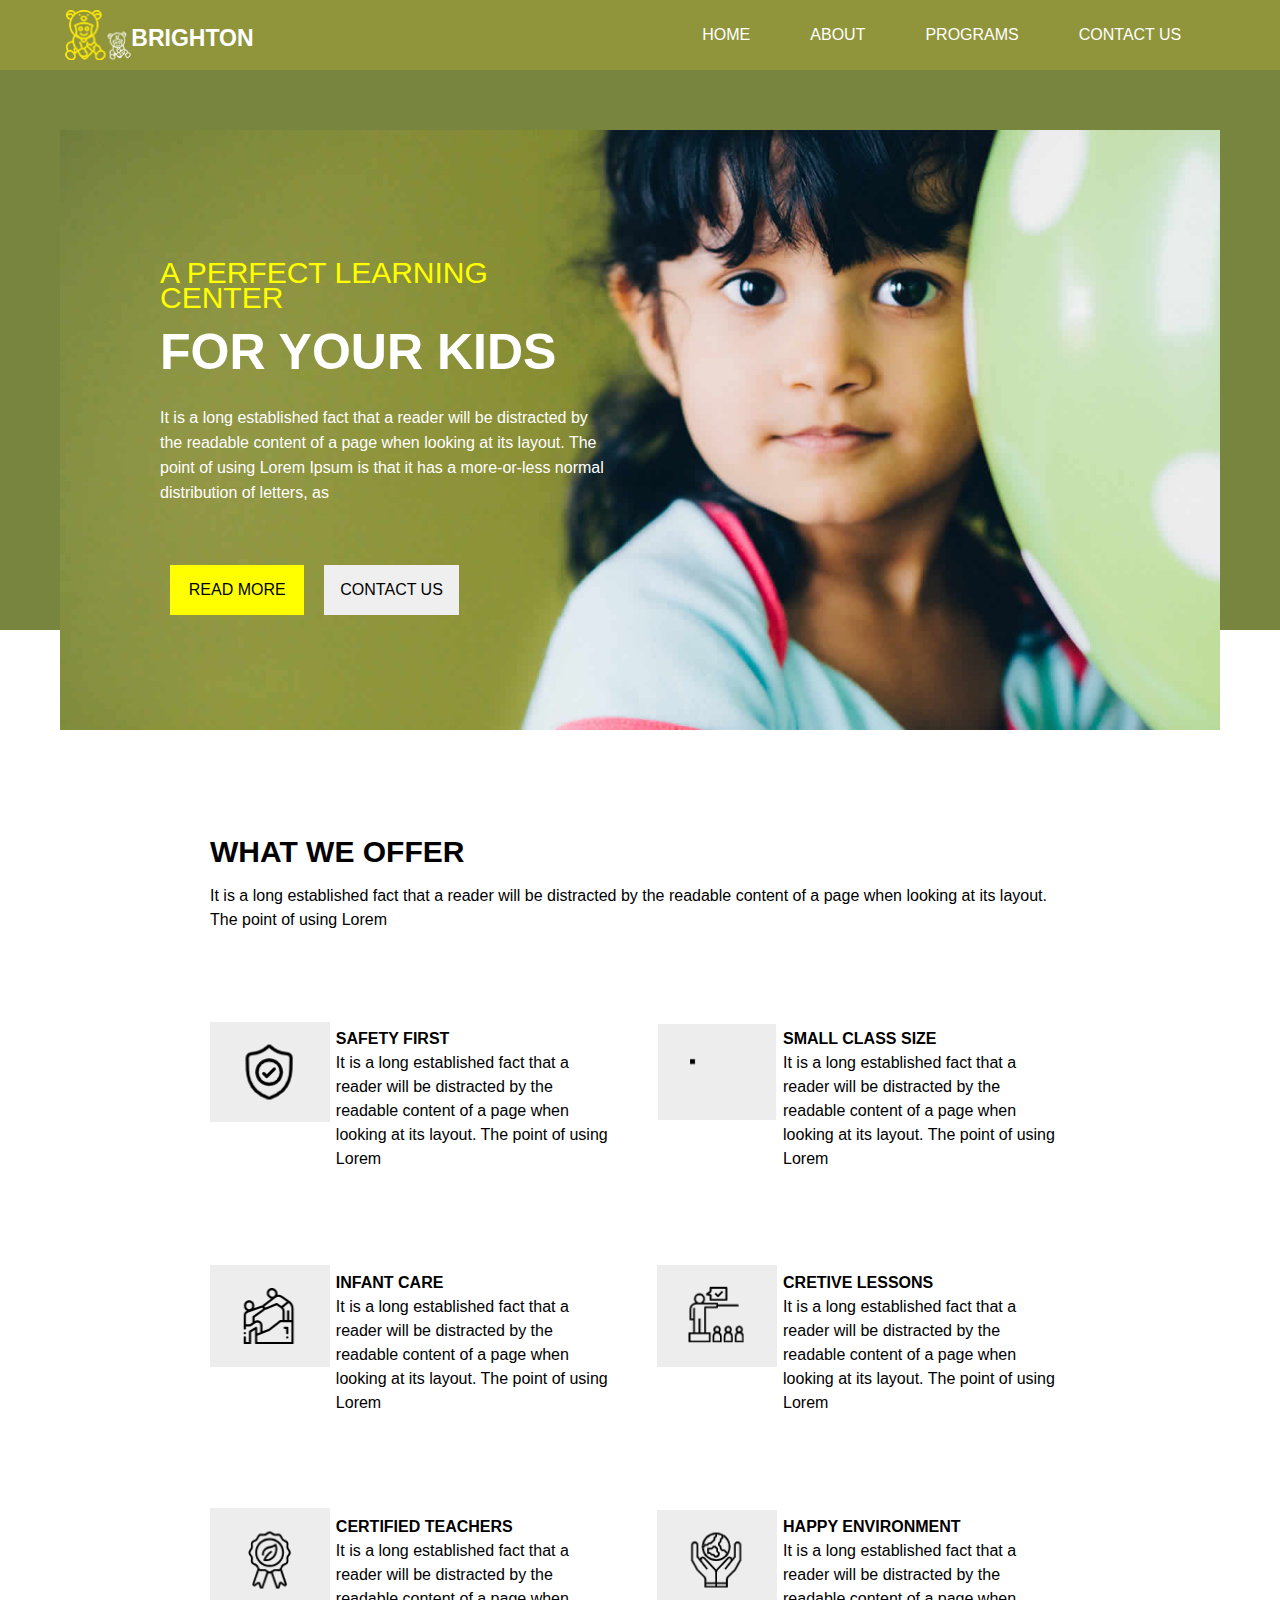
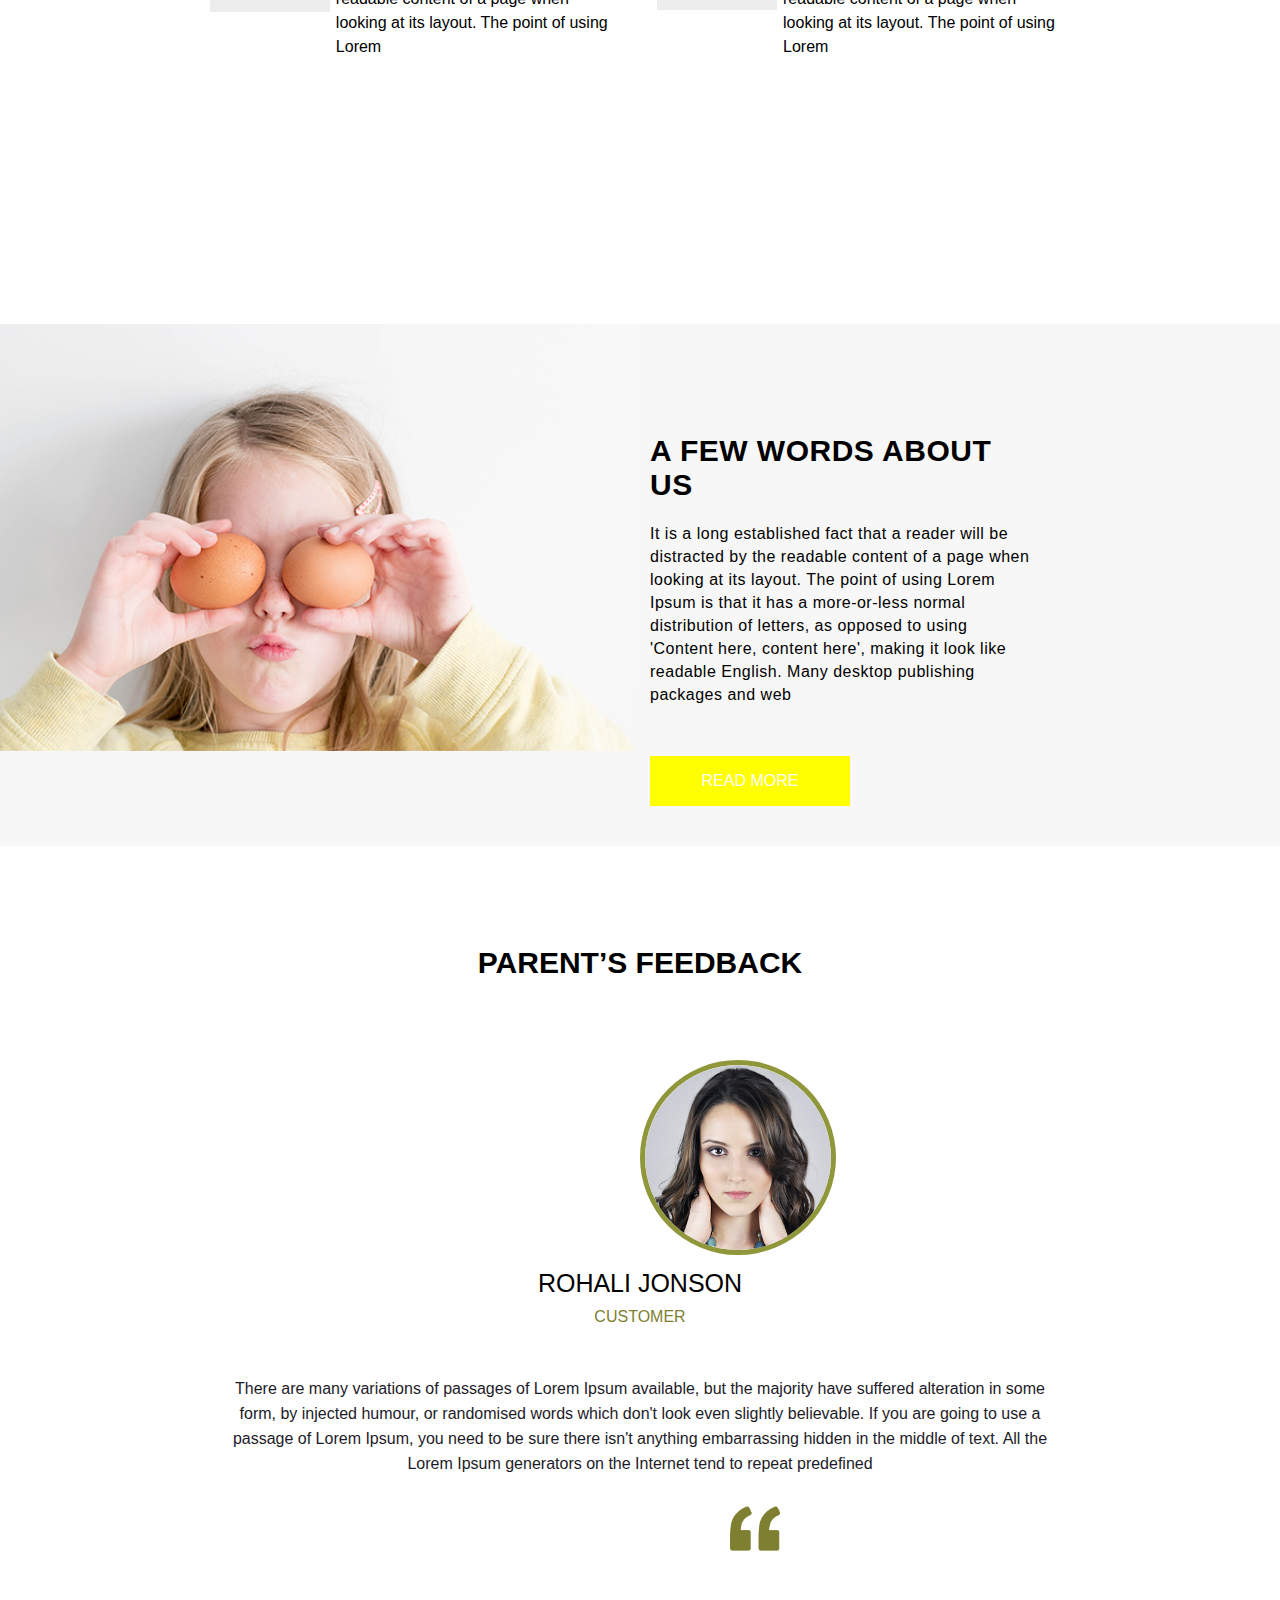
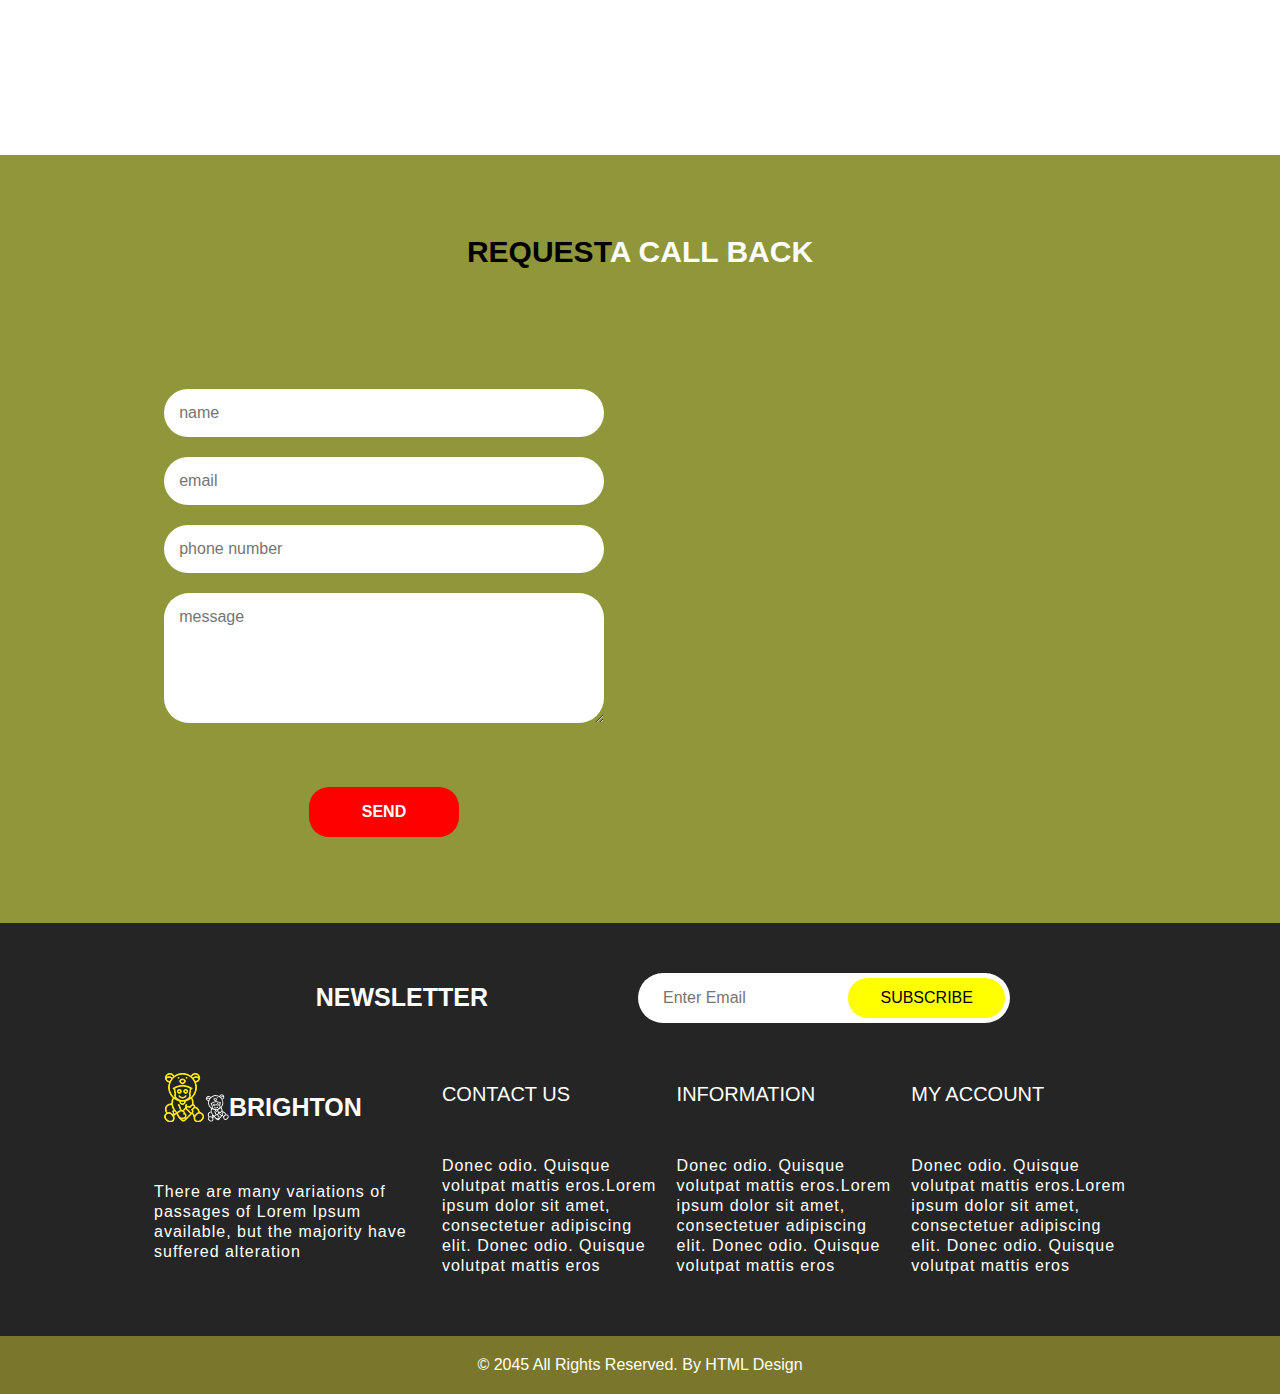
<file: projects/brighton/index.html>
<!DOCTYPE html>
<html lang="en">

<head>
  <meta charset="UTF-8">
  <meta name="viewport" content="width=device-width, initial-scale=1.0">
  <title>BRIGHTON</title>
  <link rel="stylesheet" href="./css/style.css">
</head>

<body>
  <header class="head">
    <div class="head-container">
      <div class="head-img">
        <img src="./images/illustration/logo.png" alt="">
        <h1>BRIGHTON</h1>
        <img src="./images/illustration/icons8-menu-50.png" alt="menu">
      </div>
      <div class="head-nav">
        <li><a href="">HOME</a></li>
        <li><a href="">ABOUT</a></li>
        <li><a href="">PROGRAMS</a></li>
        <li><a href="">CONTACT US</a></li>
      </div>
    </div>
  </header>
  <body>
    <section class="first">
      <div class="first-container">
        <div class="first-div">
          <h2>A PERFECT LEARNING CENTER</h2>
          <h1>FOR YOUR KIDS</h1>
          <p>It is a long established fact that a reader will be distracted by the readable content of a page when
            looking at its layout. The point of using Lorem Ipsum is that it has a more-or-less normal distribution of
            letters, as</p>
          <div class="btn-container">
            <button class="read-more"><a href="">READ MORE</a></button>
            <button class="contact"><a href="">CONTACT US</a></button>
          </div>
        </div>
      </div>
    </section>
    <section class="second">
      <div class="second-div">
        <h3>WHAT WE OFFER</h3>
        <p>It is a long established fact that a reader will be distracted by the readable content of a page when looking
          at its layout. The point of using Lorem</p>
      </div>
      <div class="second-container">
        <div>
          <div class="img-div">
            <img src="./images/illustration/safety.png" alt="">
          </div>
          <div class="content-div">
            <h4>SAFETY FIRST</h4>
            <p>It is a long established fact that a reader will be distracted by the readable content of a page when
              looking at its layout. The point of using Lorem</p>
          </div>
        </div>
        <div>
          <div class="img-div">
            <img src="./images/illustration/small.png" alt="">
          </div>
          <div class="content-div">
            <h4>SMALL CLASS SIZE</h4>
            <p>It is a long established fact that a reader will be distracted by the readable content of a page when
              looking at its layout. The point of using Lorem</p>
          </div>
        </div>
        <div>
          <div class="img-div">
            <img src="./images/illustration/infant.png" alt="">
          </div>
          <div class="content-div">
            <h4>INFANT CARE</h4>
            <p>It is a long established fact that a reader will be distracted by the readable content of a page when
              looking at its layout. The point of using Lorem</p>
          </div>
        </div>
        <div>
          <div class="img-div">
            <img src="./images/illustration/creative.png" alt="">
          </div>
          <div class="content-div">
            <h4>CRETIVE LESSONS</h4>
            <p>It is a long established fact that a reader will be distracted by the readable content of a page when looking at its layout. The point of using Lorem</p>
          </div>
        </div>
        <div>
          <div class="img-div">
            <img src="./images/illustration/certified.png" alt="">
          </div>
          <div class="content-div">
            <h4>CERTIFIED TEACHERS</h4>
            <p>It is a long established fact that a reader will be distracted by the readable content of a page when looking at its layout. The point of using Lorem</p>
          </div>
        </div>
        <div>
          <div class="img-div">
            <img src="./images/illustration/environment.png" alt="">
          </div>
          <div class="content-div">
            <h4>HAPPY ENVIRONMENT</h4>
            <p>It is a long established fact that a reader will be distracted by the readable content of a page when looking at its layout. The point of using Lorem</p>
          </div>
        </div>
      </div>
    </section>
    <section class="third">
      <div class="t-img">
        <img src="./images/illustration/about-img.jpg" alt="">
      </div>
      <div class="t-content">
        <h3>A FEW WORDS ABOUT US</h3>
        <p>It is a long established fact that a reader will be distracted by the readable content of a page when looking
          at its layout. The point of using Lorem Ipsum is that it has a more-or-less normal distribution of letters, as
          opposed to using 'Content here, content here', making it look like readable English. Many desktop publishing
          packages and web</p>
        <button><a href="">READ MORE</a></button>
      </div>
    </section>
    <section class="fourth">
      <div class="f-div">
        <div class="f-img"></div>
        <h2>PARENT’S FEEDBACK</h2>
        <img src="./images/illustration/client.png" alt="">
      </div>
      <div class="f-content">
        <h3>ROHALI JONSON</h3>
        <h4>CUSTOMER </h4>
        <p>There are many variations of passages of Lorem Ipsum available, but the majority have suffered alteration in
          some form, by injected humour, or randomised words which don't look even slightly believable. If you are going
          to use a passage of Lorem Ipsum, you need to be sure there isn't anything embarrassing hidden in the middle of
          text. All the Lorem Ipsum generators on the Internet tend to repeat predefined</p>
        <img src="./images/illustration/quote.png" alt="">
      </div>
    </section>
    <section class="fifth">
      <div>
        <h2> <span>REQUEST</span>A CALL BACK</h2>
      </div>
      <div class="fifth-container">
        <div>
          <input type="text" placeholder="name">
          <input type="email" placeholder="email">
          <input type="text" placeholder="phone number">
          <textarea type="text" placeholder="message"></textarea>
          <button>SEND</button>
        </div>
        <div>
          <iframe
            src="https://www.google.com/maps/embed?pb=!1m18!1m12!1m3!1d15140.73263505684!2d73.90069755!3d18.429991199999996!2m3!1f0!2f0!3f0!3m2!1i1024!2i768!4f13.1!3m3!1m2!1s0x3bc2eba318e71793%3A0xf75435d6d8816a8c!2sTrinity%20College%20of%20Engineering%20and%20Research!5e0!3m2!1sen!2sin!4v1702491279303!5m2!1sen!2sin"
            width="600" height="450" style="border:0;" allowfullscreen="" loading="lazy"
            referrerpolicy="no-referrer-when-downgrade"></iframe>
        </div>
      </div>
    </section>
    <section class="six">
      <div class="six-one">
        <h3>NEWSLETTER</h3>
        <div class="input-container">
          <input type="text" placeholder="Enter Email">
          <button>SUBSCRIBE</button>
        </div>
      </div>
      <div class="six-div">
        <div>
          <div class="six-container">
            <img src="./images/illustration/logo.png" alt="">
            <h3>BRIGHTON</h3>
          </div>
          <p>There are many variations of passages of Lorem Ipsum available, but the majority have suffered alteration
          </p>
        </div>
        <div>
          <h4>CONTACT US</h4>
          <p>Donec odio. Quisque volutpat mattis eros.Lorem ipsum dolor sit amet, consectetuer adipiscing elit. Donec
            odio. Quisque volutpat mattis eros</p>
        </div>
        <div>
          <h4>INFORMATION</h4>
          <p>Donec odio. Quisque volutpat mattis eros.Lorem ipsum dolor sit amet, consectetuer adipiscing elit. Donec
            odio. Quisque volutpat mattis eros</p>
        </div>
        <div>
          <h4>MY ACCOUNT</h4>
          <p>Donec odio. Quisque volutpat mattis eros.Lorem ipsum dolor sit amet, consectetuer adipiscing elit. Donec
            odio. Quisque volutpat mattis eros</p>
        </div>
      </div>
    </section>
  </body>
  <footer>© 2045 All Rights Reserved. By HTML Design</footer>
</body>

</html>
</file>
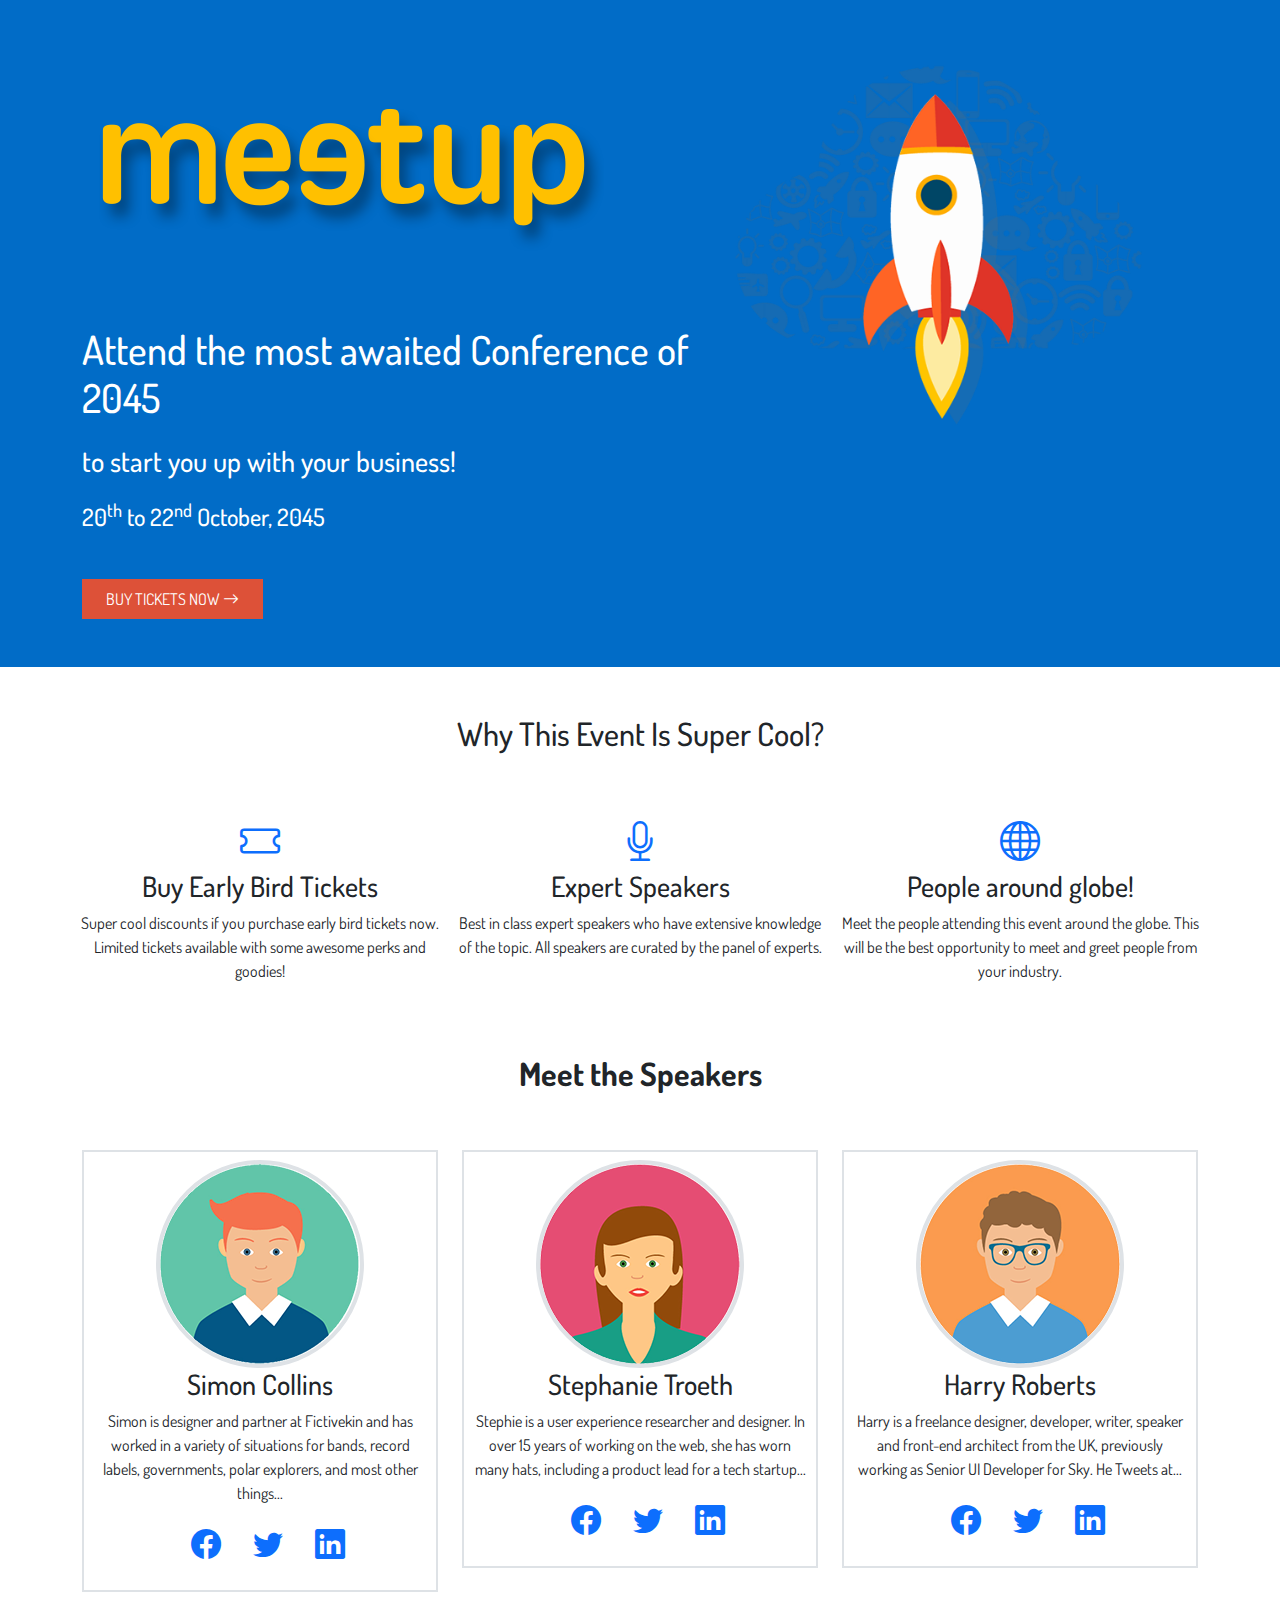
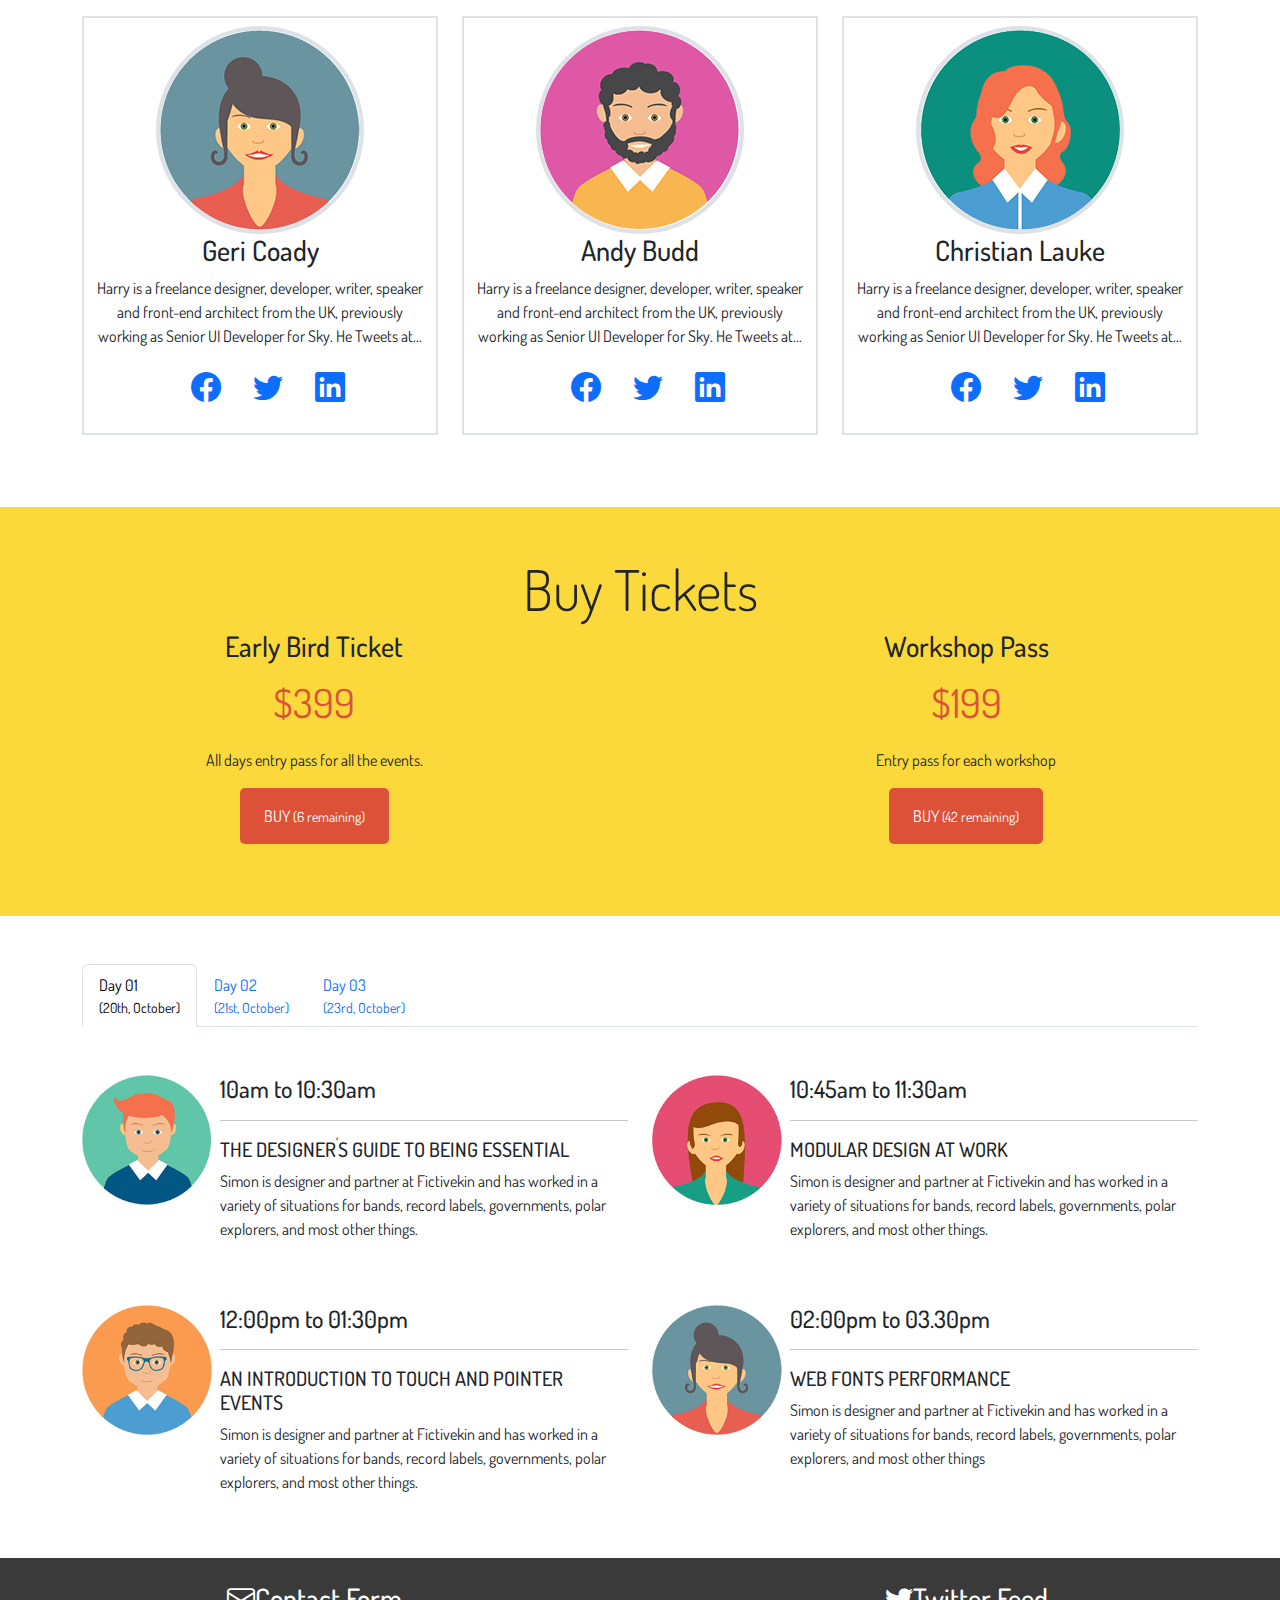
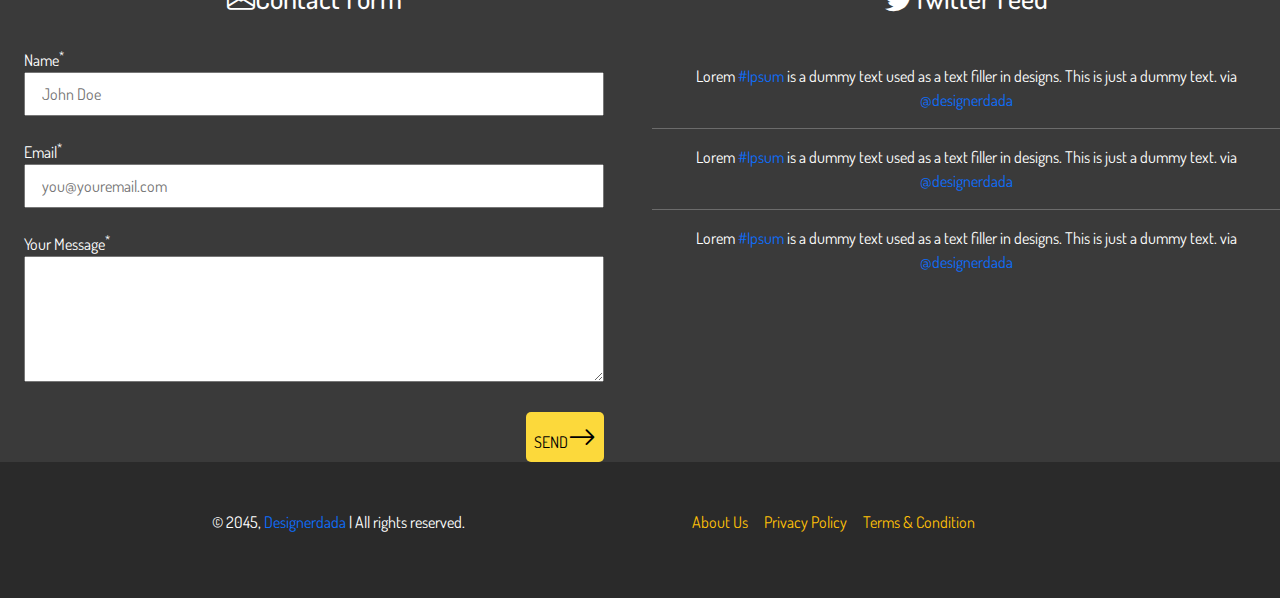
<file: projects/meetup/index.html>
<!DOCTYPE html>
<html lang="en">

<head>
  <meta charset="UTF-8">
  <meta name="viewport" content="width=device-width, initial-scale=1.0">
  <title>meetup</title>

  <link rel="stylesheet" href="https://cdn.jsdelivr.net/npm/bootstrap@5.3.2/dist/css/bootstrap.min.css">
<link rel="stylesheet" href="https://cdn.jsdelivr.net/npm/bootstrap-icons@1.11.2/font/bootstrap-icons.min.css">
  <link rel="stylesheet" href="./css/style.css">

  


</head>

<body>  

  <section class="sec-1 ">
    <div class="py-5 d-lg-flex container">
      <div class="text-white mt-5">
        <div class="logo-img">
          <img src="./Images/meetup-logo.png" alt="" class="img-fluid ">
        </div>
        <h1 class="my-4">Attend the most awaited Conference of 2045</h1>
        <h3>to start you up with your business!</h3>
        <h4 class="my-4 mb-5">20<sup class="text-white">th</sup> to 22<sup class="text-white">nd</sup> October, 2045
        </h4>
        <a href="" class="text-reset">
          <button class="px-4 py-2 border-0 text-uppercase ">Buy Tickets Now <i class="bi bi-arrow-right"></i>
          </button>
        </a>
      </div>
      <div class="d-none d-md-block">
        <div class="">
          <img src="./Images/rocket.png" alt="" class="img-fluid animation">
        </div>
      </div>
    </div>
  </section>

  <section class="sec-2 container text-center  mt-5">
    <div class="event">
      <div class="mb-5">
        <h2>Why This Event Is Super Cool?</h2>
      </div>
      <div class="row">
        <div class="mb-5 col-lg-4 p-2">
          <i class="bi bi-ticket  text-primary"></i>
          <h3>Buy Early Bird Tickets</h3>
          <p>Super cool discounts if you purchase early bird tickets now. Limited tickets available with some awesome
            perks and goodies!</p>
        </div>
        <div class="mb-5 col-lg-4 p-2">
          <i class="bi bi-mic text-primary"></i>
          <h3>Expert Speakers</h3>
          <p>Best in class expert speakers who have extensive knowledge of the topic. All speakers are curated by the
            panel of experts.</p>
        </div>
        <div class="mb-5 col-lg-4 p-2">
          <i class="bi bi-globe text-primary"></i>
          <h3>People around globe!</h3>
          <p>Meet the people attending this event around the globe. This will be the best opportunity to meet and greet
            people from your industry.</p>
        </div>
      </div>
    </div>
    <div class="speaker row">
      <div class="mb-5">
        <h2 class="fw-bold">Meet the Speakers</h2>
      </div>
      <div class=" mb-4 col-md-6 col-lg-4">
        <div class="border border-2 p-2">
          <img src="./Images/speaker-1.png" alt="" class="border border-4 rounded-circle">
          <h3>Simon Collins</h3>
          <p>Simon is designer and partner at Fictivekin and has worked in a variety of situations for bands, record
            labels, governments, polar explorers, and most other things...</p>
          <ul class="d-flex justify-content-center text-primary">
            <li><a href=""><i class="bi bi-facebook m-3 ms-0 text-primary"></i></a></li>
            <li><a href=""><i class="bi bi-twitter m-3 text-primary"></i></a></li>
            <li><a href=""><i class="bi bi-linkedin m-3 text-primary"></i></a></li>
          </ul>
        </div>
      </div>
      <div class=" mb-4 col-md-6 col-lg-4">
        <div class="border border-2 p-2">
          <img src="./Images/speaker-2.png" alt="" class="border border-4 rounded-circle">
          <h3>Stephanie Troeth</h3>
          <p>Stephie is a user experience researcher and designer. In over 15 years of working on the web, she has worn
            many hats, including a product lead for a tech startup...</p>
          <ul class="d-flex justify-content-center text-primary">
            <li><a href=""><i class="bi bi-facebook m-3 ms-0 text-primary"></i></a></li>
            <li><a href=""><i class="bi bi-twitter m-3 text-primary"></i></a></li>
            <li><a href=""><i class="bi bi-linkedin m-3 text-primary"></i></a></li>
          </ul>
        </div>
      </div>
      <div class=" mb-4 col-md-6 col-lg-4">
        <div class="border border-2 p-2">
          <img src="./Images/speaker-3.png" alt="" class="border border-4 rounded-circle">
          <h3>Harry Roberts</h3>
          <p>Harry is a freelance designer, developer, writer, speaker and front-end architect from the UK, previously
            working as Senior UI Developer for Sky. He Tweets at...</p>
          <ul class="d-flex justify-content-center text-primary">
            <li><a href=""><i class="bi bi-facebook m-3 ms-0 text-primary"></i></a></li>
            <li><a href=""><i class="bi bi-twitter m-3 text-primary"></i></a></li>
            <li><a href=""><i class="bi bi-linkedin m-3 text-primary"></i></a></li>
          </ul>
        </div>
      </div>
      <div class=" mb-4 col-md-6 col-lg-4">
        <div class="border border-2 p-2">
          <img src="./Images/speaker-4.png" alt="" class="border border-4 rounded-circle">
          <h3>Geri Coady</h3>
          <p>Harry is a freelance designer, developer, writer, speaker and front-end architect from the UK, previously
            working as Senior UI Developer for Sky. He Tweets at...</p>
          <ul class="d-flex justify-content-center text-primary">
            <li><a href=""><i class="bi bi-facebook m-3 ms-0 text-primary"></i></a></li>
            <li><a href=""><i class="bi bi-twitter m-3 text-primary"></i></a></li>
            <li><a href=""><i class="bi bi-linkedin m-3 text-primary"></i></a></li>
          </ul>
        </div>
      </div>
      <div class=" mb-4 col-md-6 col-lg-4">
        <div class="border border-2 p-2">
          <img src="./Images/speaker-5.png" alt="" class="border border-4 rounded-circle">
          <h3>Andy Budd</h3>
          <p>Harry is a freelance designer, developer, writer, speaker and front-end architect from the UK, previously
            working as Senior UI Developer for Sky. He Tweets at...</p>
          <ul class="d-flex justify-content-center text-primary">
            <li><a href=""><i class="bi bi-facebook m-3 ms-0 text-primary"></i></a></li>
            <li><a href=""><i class="bi bi-twitter m-3 text-primary"></i></a></li>
            <li><a href=""><i class="bi bi-linkedin m-3 text-primary"></i></a></li>
          </ul>
        </div>
      </div>
      <div class=" mb-4 col-md-6 col-lg-4">
        <div class="border border-2 p-2">
          <img src="./Images/speaker-6.png" alt="" class="border border-4 rounded-circle">
          <h3>Christian Lauke</h3>
          <p>Harry is a freelance designer, developer, writer, speaker and front-end architect from the UK, previously
            working as Senior UI Developer for Sky. He Tweets at...</p>
          <ul class="d-flex justify-content-center text-primary">
            <li><a href=""><i class="bi bi-facebook m-3 ms-0 text-primary"></i></a></li>
            <li><a href=""><i class="bi bi-twitter m-3 text-primary"></i></a></li>
            <li><a href=""><i class="bi bi-linkedin m-3 text-primary"></i></a></li>
          </ul>
        </div>
      </div>
    </div>
  </section>

  <section class="sec-3 text-center my-5">
    <div class="py-5">
      <h2 class="display-4">Buy Tickets</h2>
      <div class="row">
        <div class="mb-4 col-md-6">
          <h3>Early Bird Ticket</h3>
          <p class="price ">$399</p>
          <p>All days entry pass for all the events.</p>
          <a href=""><button class="py-3 border-0 px-4">BUY <small class="text-white">(6
                remaining)</small></button></a>
        </div>
        <div class="mb-4 col-md-6">
          <h3>Workshop Pass</h3>
          <p class="price ">$199</p>
          <p>Entry pass for each workshop</p>
          <a href=""><button class="py-3 border-0  px-4">BUY <small class="text-white">(42
                remaining)</small></button></a>
        </div>
      </div>
    </div>
  </section>

  <section class="sec-4 container">
    <nav>
      <ul class="nav nav-tabs">
        <div class="d-flex">
          <li class="nav-item "><a data-bs-toggle="tab" href="#Day01" class="nav-link active">Day 01 <small
                class="text-reset">(20th, October)</small></a></li>
          <li class="nav-item "><a data-bs-toggle="tab" href="#Day02" class="nav-link">Day 02 <small
                class="text-reset">(21st, October)</small></a></li>
          <li class="nav-item "><a data-bs-toggle="tab" href="#Day03" class="nav-link">Day 03 <small
                class="text-reset">(23rd, October)</small></a></li>
        </div>
      </ul>
    </nav>

    <div class="tab-content" id="tabContent">
      <div class="tab-pane fade active show pt-5 " id="Day01">
        <div class="row">
          <div class="d-flex mb-5 col-lg-6">
            <div class="pe-2">
              <a href=""><img src="./Images/speaker-1.png" alt=""></a>
            </div>
            <div>
              <h4>10am to 10:30am</h4>
              <hr>
              <h5>THE DESIGNER<sup>'</sup>S GUIDE TO BEING ESSENTIAL</h5>
              <p>Simon is designer and partner at Fictivekin and has worked in a variety of situations for bands, record
                labels, governments, polar explorers, and most other things.</p>
            </div>
          </div>
          <div class="d-flex mb-5 col-lg-6">
            <div class="pe-2">
              <a href=""><img src="./Images/speaker-2.png" alt=""></a>
            </div>
            <div>
              <h4>10:45am to 11:30am</h4>
              <hr>
              <h5>MODULAR DESIGN AT WORK</h5>
              <p>Simon is designer and partner at Fictivekin and has worked in a variety of situations for bands, record
                labels, governments, polar explorers, and most other things.</p>
            </div>
          </div>
          <div class="d-flex mb-5 col-lg-6">
            <div class="pe-2">
              <a href=""><img src="./Images/speaker-3.png" alt=""></a>
            </div>
            <div>
              <h4>12:00pm to 01:30pm</h4>
              <hr>
              <h5>AN INTRODUCTION TO TOUCH AND POINTER EVENTS</h5>
              <p>Simon is designer and partner at Fictivekin and has worked in a variety of situations for bands, record
                labels, governments, polar explorers, and most other things.</p>
            </div>
          </div>
          <div class="d-flex mb-5 col-lg-6">
            <div class="pe-2">
              <a href=""><img src="./Images/speaker-4.png" alt=""></a>
            </div>
            <div>
              <h4>02:00pm to 03.30pm</h4>
              <hr>
              <h5>WEB FONTS PERFORMANCE</h5>
              <p>Simon is designer and partner at Fictivekin and has worked in a variety of situations for bands, record
                labels, governments, polar explorers, and most other things</p>
            </div>
          </div>
        </div>
      </div>
      <div class="tab-pane fade  pt-5" id="Day02">
        <div class="row">
          <div class="d-flex mb-5 col-lg-6">
            <div class="pe-2">
              <a href=""><img src="./Images/speaker-5.png" alt=""></a>
            </div>
            <div>
              <h4>10am to 10:30am</h4>
              <hr>
              <h5>THE DESIGNER<sup>'</sup>S GUIDE TO BEING ESSENTIAL</h5>
              <p>Simon is designer and partner at Fictivekin and has worked in a variety of situations for bands, record
                labels, governments, polar explorers, and most other things.</p>
            </div>
          </div>
          <div class="d-flex mb-5 col-lg-6">
            <div class="pe-2">
              <a href=""><img src="./Images/speaker-6.png" alt=""></a>
            </div>
            <div>
              <h4>10:45am to 11:30am</h4>
              <hr>
              <h5>MODULAR DESIGN AT WORK</h5>
              <p>Simon is designer and partner at Fictivekin and has worked in a variety of situations for bands, record
                labels, governments, polar explorers, and most other things.</p>
            </div>
          </div>
          <div class="d-flex mb-5 col-lg-6">
            <div class="pe-2">
              <a href=""><img src="./Images/speaker-1.png" alt=""></a>
            </div>
            <div>
              <h4>12:00pm to 01:30pm</h4>
              <hr>
              <h5>AN INTRODUCTION TO TOUCH AND POINTER EVENTS</h5>
              <p>Simon is designer and partner at Fictivekin and has worked in a variety of situations for bands, record
                labels, governments, polar explorers, and most other things.</p>
            </div>
          </div>
          <div class="d-flex mb-5 col-lg-6">
            <div class="pe-2">
              <a href=""><img src="./Images/speaker-2.png" alt=""></a>
            </div>
            <div>
              <h4>02:00pm to 03.30pm</h4>
              <hr>
              <h5>WEB FONTS PERFORMANCE</h5>
              <p>Simon is designer and partner at Fictivekin and has worked in a variety of situations for bands, record
                labels, governments, polar explorers, and most other things</p>
            </div>
          </div>
        </div>
      </div>
      <div class="tab-pane fade  pt-5" id="Day03">
        <div class="row">
          <div class="d-flex mb-5 col-lg-6">
            <div class="pe-2">
              <a href=""><img src="./Images/speaker-3.png" alt=""></a>
            </div>
            <div>
              <h4>10am to 10:30am</h4>
              <hr>
              <h5>THE DESIGNER<sup>'</sup>S GUIDE TO BEING ESSENTIAL</h5>
              <p>Simon is designer and partner at Fictivekin and has worked in a variety of situations for bands, record
                labels, governments, polar explorers, and most other things.</p>
            </div>
          </div>
          <div class="d-flex mb-5 col-lg-6">
            <div class="pe-2">
              <a href=""><img src="./Images/speaker-4.png" alt=""></a>
            </div>
            <div>
              <h4>10:45am to 11:30am</h4>
              <hr>
              <h5>MODULAR DESIGN AT WORK</h5>
              <p>Simon is designer and partner at Fictivekin and has worked in a variety of situations for bands, record
                labels, governments, polar explorers, and most other things.</p>
            </div>
          </div>
          <div class="d-flex mb-5 col-lg-6">
            <div class="pe-2">
              <a href=""><img src="./Images/speaker-5.png" alt=""></a>
            </div>
            <div>
              <h4>12:00pm to 01:30pm</h4>
              <hr>
              <h5>AN INTRODUCTION TO TOUCH AND POINTER EVENTS</h5>
              <p>Simon is designer and partner at Fictivekin and has worked in a variety of situations for bands, record
                labels, governments, polar explorers, and most other things.</p>
            </div>
          </div>
          <div class="d-flex mb-5 col-lg-6">
            <div class="pe-2">
              <a href=""><img src="./Images/speaker-6.png" alt=""></a>
            </div>
            <div>
              <h4>02:00pm to 03.30pm</h4>
              <hr>
              <h5>WEB FONTS PERFORMANCE</h5>
              <p>Simon is designer and partner at Fictivekin and has worked in a variety of situations for bands, record
                labels, governments, polar explorers, and most other things</p>
            </div>
          </div>
        </div>
      </div>
    </div>

  </section>

  <section class="sec-5 row ">
      <div class="container col-lg-6">
        <h3 class="text-center text-white py-4"><i class="bi bi-envelope text-reset fs-3"></i>Contact Form</h3>
        <form action="" class="mx-4 ">
          <div class="mb-4">
            <label for="" class="text-white">Name<sup class="text-white">*</sup></label>
            <div>
              <input type="text" placeholder="John Doe" class="py-2 ps-3 w-100">
            </div>
          </div>
          <div class="mb-4">
            <label for="" class="text-white">Email<sup class="text-white">*</sup></label>
            <div>
              <input type="text" placeholder="you@youremail.com" class="py-2 ps-3 w-100">
            </div>
          </div>
          <div class="mb-4">
            <label for="" class="text-white">Your Message<sup class="text-white">*</sup></label>
            <div>
              <textarea name="" id="" cols="25" rows="5" class="w-100"></textarea>
            </div>
          </div>
          <div class="align-right">
            <button class="px-2 py-1 border-0 float-end">SEND<i class="bi bi-arrow-right fs-3"></i></button>
          </div>
        </form>
      </div>
      <div class=" text-white text-center col-lg-6 ">
        <h3 class="my-4 mb-5 text-center"><i class="bi bi-twitter text-white fs-3"></i>Twitter Feed</h3>
        <p class="text-white">Lorem <a href="">#Ipsum</a> is a dummy text used as a text filler in designs. This is just a
          dummy text. via <a href="">@designerdada</a></p>
        <hr>
        <p class="text-white">Lorem <a href="">#Ipsum</a> is a dummy text used as a text filler in designs. This is just a
          dummy text. via <a href="">@designerdada</a></p>
        <hr>
        <p class="text-white mb-0 pb-4">Lorem <a href="">#Ipsum</a> is a dummy text used as a text filler in designs. This is just a
          dummy text. via <a href="">@designerdada</a></p>
      </div>
    
  </section>


  <footer class="p-5">
    <div class="row">
      <div class="col-md-6">
        <p class="text-white text-center">© 2045, <a href="">Designerdada</a> | All rights reserved.</p>
      </div>
      <div class="col-md-6 ">
        <ul class="d-md-flex text-center ">
          <li><a href="" class="text-warning px-2">About Us</a></li>
          <li><a href="" class="text-warning px-2">Privacy Policy</a></li>
          <li><a href="" class="text-warning px-2">Terms &amp; Condition</a></li>
        </ul>
      </div>
    </div>
  </footer>

  <script src="https://cdn.jsdelivr.net/npm/bootstrap@5.3.2/dist/js/bootstrap.bundle.min.js"></script>

</body>


</html>
</file>
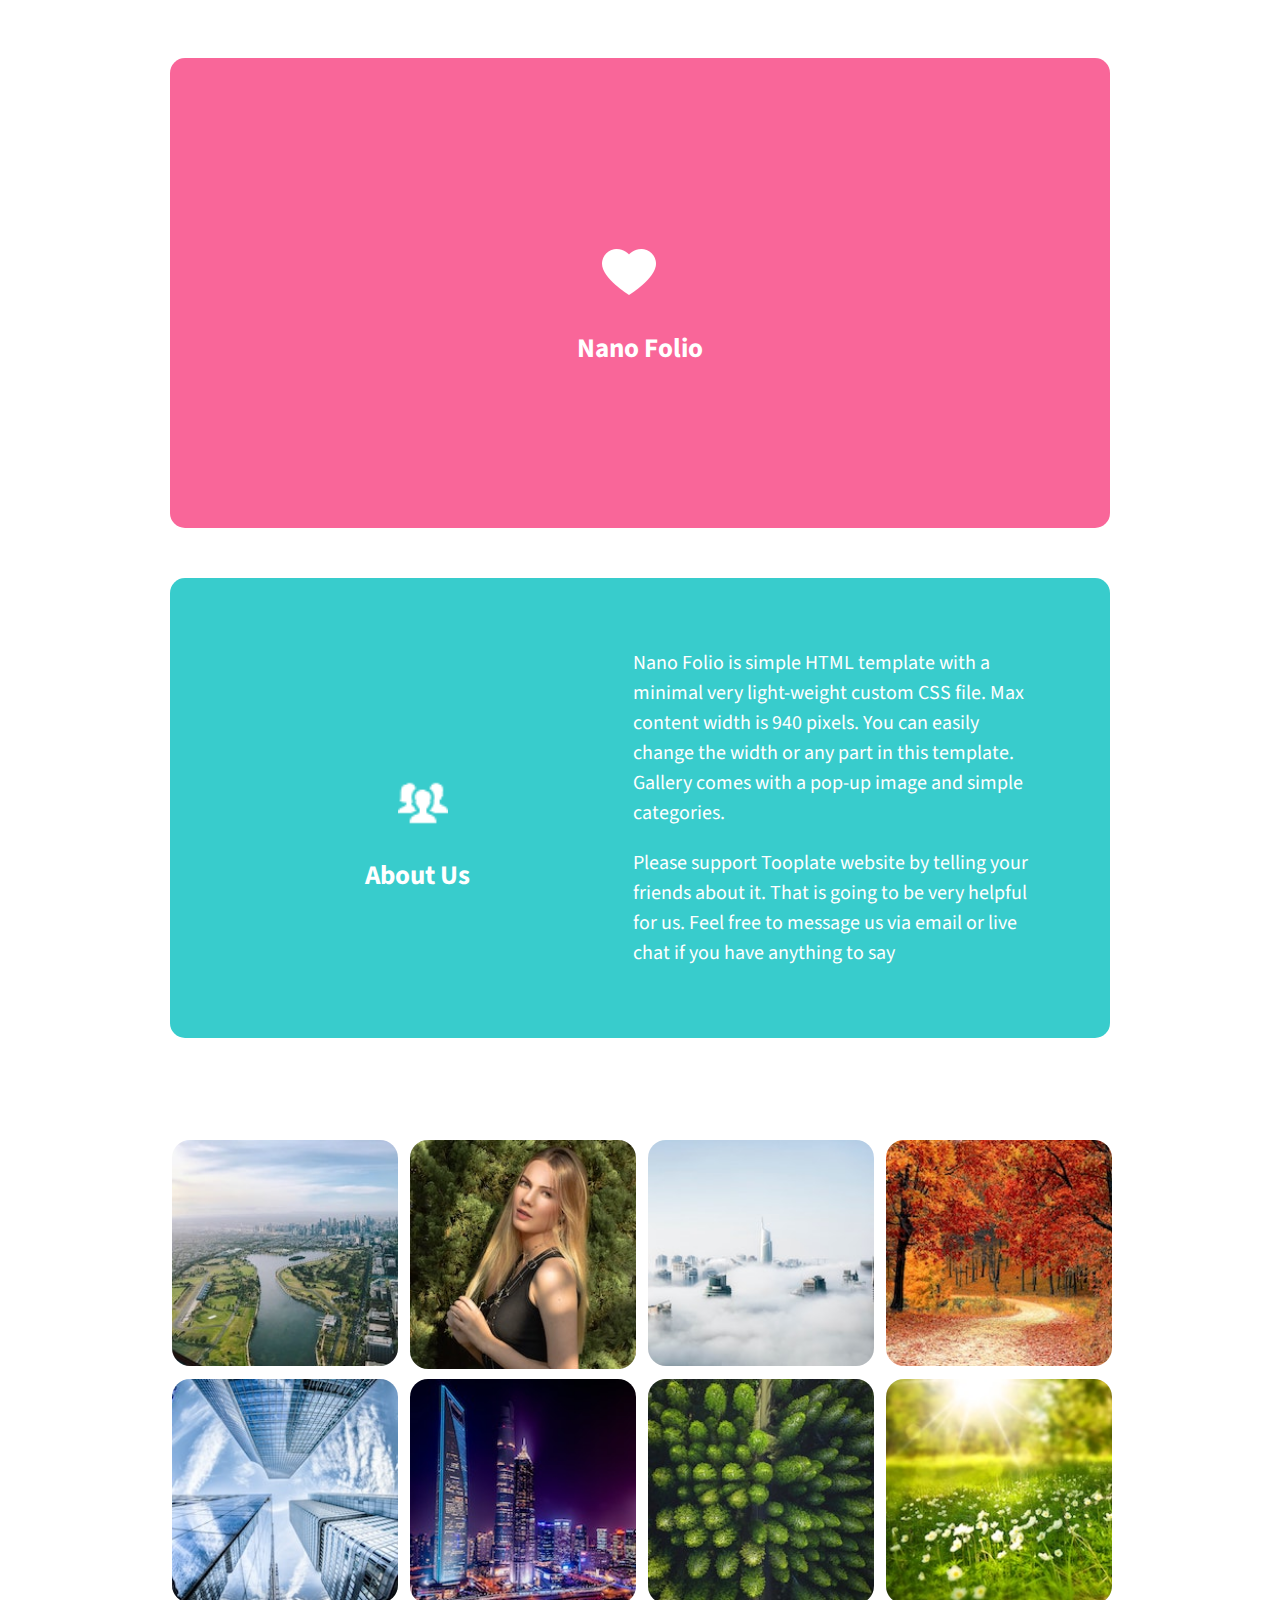
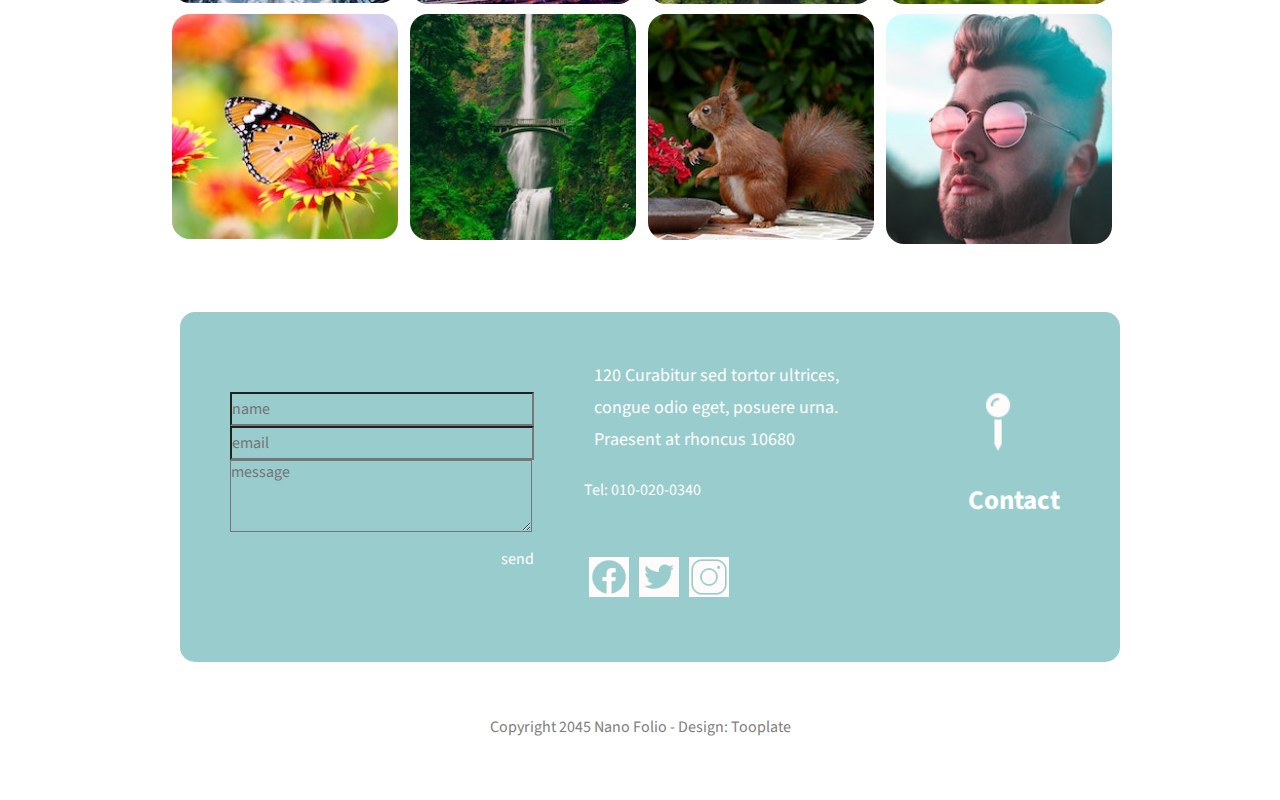
<file: projects/nano-folio/index.html>
<!DOCTYPE html>
<html lang="en">
<head>
  <meta charset="UTF-8">
  <meta name="viewport" content="width=device-width, initial-scale=1.0">
  <title>Document</title>
  <link rel="stylesheet" href="./css/style.css">
  <link rel="preconnect" href="https://fonts.googleapis.com">
<link rel="preconnect" href="https://fonts.gstatic.com" crossorigin>
<link href="https://fonts.googleapis.com/css2?family=Roboto:wght@300&family=Source+Sans+3&display=swap" rel="stylesheet">
</head>
<body>
  <section>
    <section class="first">
      <div class="f-one">
        <img src="./Images/heart.png" alt="">
        <h1>Nano Folio</h1>
      </div>
    </section>

    <section class="second">
      <div class="s-one">
        <img src="./Images/icons8-community-30.png" alt="">
        <h2>About Us</h2>
      </div>
      <div class="s-two">
        <p>Nano Folio is simple HTML template with a minimal very light-weight custom CSS file. Max content width is 940 pixels. You can easily change the width or any part in this template. Gallery comes with a pop-up image and simple categories.</p> <br> <br>
        <p>Please support Tooplate website by telling your friends about it. That is going to be very helpful for us. Feel free to message us via email or live chat if you have anything to say</p>
      </div>
    </section>
    
    <section class="third">
      <div class="t-one">
        <div><img src="./Images/illustration/tn-img-01.jpg" alt=""></div>
        <div><img src="./Images/illustration/tn-img-02.jpg" alt=""></div>
        <div><img src="./Images/illustration/tn-img-03.jpg" alt=""></div>
        <div><img src="./Images/illustration/tn-img-04.jpg" alt=""></div>
        <div><img src="./Images/illustration/tn-img-05.jpg" alt=""></div>
        <div><img src="./Images/illustration/tn-img-06.jpg" alt=""></div>
        <div><img src="./Images/illustration/tn-img-07.jpg" alt=""></div>
        <div><img src="./Images/illustration/tn-img-08.jpg" alt=""></div>
        <div><img src="./Images/illustration/tn-img-09.jpg" alt=""></div>
        <div><img src="./Images/illustration/tn-img-10.jpg" alt=""></div>
        <div><img src="./Images/illustration/tn-img-11.jpg" alt=""></div>
        <div><img src="./Images/illustration/tn-img-12.jpg" alt=""></div>
        
      </div>
    </section>
    
    <section class="fourth">
      <div class="l-one">
          <input type="text" id="name" placeholder="name"> <br>
          <input type="email" id="mail" placeholder="email"> <br>
          <textarea name="" id="message" placeholder="message"></textarea> <br>
          <a href="">send</a>
      </div>

      <div class="l-two">
        <p class="para-one">120 Curabitur sed tortor ultrices, congue odio eget, posuere urna. Praesent at rhoncus 10680</p>
        <p class="para-two">Tel: 010-020-0340</p>
        <div>
          <img src="./Images/icons8-facebook-48.png" alt="">
          <img src="./Images/icons8-twitter-48.png" alt="">
          <img src="./Images/icons8-instagram-50.png" alt="">
        </div>
      </div>
      <div class="l-three">
        <img src="./Images/icons8-map-pin-50.png" alt="">
        <h2>Contact</h2>
      </div>
    </section>

    <footer>Copyright 2045 Nano Folio - Design: Tooplate</footer>
  </section>  

</body>
</html>
</file>
<file: projects/brighton/css/style.css>
@charset "utf-8";

* {
  margin: 0;
  padding: 0;
  font-size: 16px;
  font-family: Arial, Helvetica, sans-serif;
  font-family: 'Roboto', sans-serif;
  font-family: 'Source Sans 3', sans-serif;
}

li {
  list-style: none;
}

a {
  text-decoration: none;
  color: black;
}

header {
  background-color: #90953B;
  display: flex;
  justify-content: center;
  height: 70px;
}

.head-img {
  display: flex;
  justify-content: space-between;
  margin: 0 10px;
  margin-left: 5px;
}

.head-nav {
  display: none;
}

.head-container {
  width: 100%;
  padding: 10px;
}

.head-img h1 {
  padding-top: 15px;
  padding-left: 0;
  font-size: 23px;
  color: #ffffff;
}

.first {
  height: 500px;
  padding: 50px 15px;
  padding-bottom: 0;
  background-color: #78853F;
  margin-bottom: 200px;
  line-height: 25px;
}

.first-container {
  height: 100%;
  padding: 50px 20px;
  background-color: #8E9744;
  text-align: center;
  color: #ffffff;
}

.first h1 {
  font-size: 30px;
  color: #ffffff;
  padding-bottom: 40px;
  padding-top: 10px;
}

.first-container h2 {
  font-size: 19px;
  color: yellow;
  font-weight: 400;
}

.btn-container {
  display: flex;
  flex-direction: column;
  align-items: center;
  padding-top: 50px;
}

.btn-container button {
  margin: 10px;
  height: 50px;
  width: 70%;
  border: none;
}

.btn-container .read-more {
  background-color: yellow;
}

.btn-container a {
  color: black;
}

.second {
  text-align: center;
  padding: 10px;
  line-height: 1.5rem;
}

.second h3 {
  font-size: 30px;
  padding-bottom: 20px;
  font-weight: 700;
}

.img-div {
  width: 100px;
  height: 100px;
  align-items: center;
  margin: 0 auto;
  padding-top: 50px;
}

.img-div img {
  width: 100%;
}

.second .content-div {
  padding: 5px;
}

.t-img img {
  width: 100%;
}

.third h3 {
  font-size: 30px;
  padding-bottom: 20px;
}

.t-content {
  padding: 40px 10px;
  padding-top: 0;
  letter-spacing: 0.5px;
  background-color: #F7F7F7;
}

.t-content p {
  line-height: 20px;
  padding-bottom: 50px;
}

.third button {
  height: 50px;
  width: 200px;
  background-color: yellow;
  border: none;
}

.fourth {
  padding: 20px;
  padding-bottom: 200px;
}

.fourth h2 {
  font-size: 30px;
  text-align: center;
  padding: 80px;
}

.fourth img {
  width: 90%;
  margin: 0 auto;
  border: 5px #90973B solid;
  border-radius: 50%;
  margin-left: 20px;
}

.f-content img {
  width: 50px;
  border: none;
  border-radius: 0;
  margin-left: 100px;
}

.fourth h2 {
  text-align: center;
}


.fourth h3 {
  font-size: 25px;
  font-weight: 300;
  text-align: center;
  padding: 10px;
}

.fourth h4 {
  text-align: center;
  color: #7F7F31;
  font-weight: 300;
  padding-bottom: 20px;
}

.fourth p {
  text-align: center;
  padding: 10px;
  line-height: 25px;
  color: #1d1b28;
}

.fourth img {
  align-items: center;
}

.fifth {
  background-color: #90973B;
  text-align: center;
}

.fifth h2 {
  padding: 50px 0;
  font-size: 30px;
  color: #ffffff;
}

.fifth span {
  font-size: 30px;
  color: #000000;
}

input, textarea {
  width: 80%;
  padding: 15px;
  margin: 10px;
  border-radius: 25px;
  border: none;
}

.fifth button {
  width: 150px;
  height: 50px;
  border-radius: 20px;
  border: none;
  background-color: red;
  color: #ffffff;
  font-weight: 600;
  margin: 50px;
}

.fifth iframe {
  padding: 10px 20px;
  width: 90%;
  padding-bottom: 80px;
}

.six {
  padding: 50px 20px;
  background-color: #252525;
  color: #ffffff;
}

.six .input-container {
  display: flex;
  background-color: #ffffff;
  border-radius: 40px;
  height: 50px;
}

.input-container button {
  width: 300px;
  margin: 5px 5px;
  background-color: yellow;
  border-radius: 25px;
  border: none;
}

.six-container {
  display: flex;
  justify-content: center;
}

.six img {
  padding-top: 30px;
  height: 100%;
}

.six h4 {
  padding: 50px 0;
  font-size: 20px;
  text-align: center;
  font-weight: 300;
}

.six h3 {
  padding: 50px 0;
  font-size: 25px;
}

.six p {
  line-height: 20px;
  text-align: center;
  letter-spacing: 1px;
}

footer {
  background-color: #7A772D;
  color: #ffffff;
  padding: 20px 20px;
  text-align: center;
}

/* Tablet */
@media only screen and (min-width: 768px) {

  .head-img {
    justify-content: left;
  }

  .head-img img {
    padding-left: 50px;
  }

  .head-img h1 {
    padding-right: 350px;
  }

  .first-container {
    background-image: url(../images/illustration/slider-bg.jpg);
    background-size: cover;
  }

  .first-div {
    width: 50%;
  }

  .first-container {
    text-align: left;
    margin: 30px;
  }

  .btn-container {
    flex-direction: column;
    align-items: start;
  }

  .read-more {
    margin-bottom: 0;
  }

  .contact {
    margin-top: 0;
  }

  .second {
    margin: 40px;
  }

  .second-div {
    text-align: left;
  }

  .second-container {
    display: flex;
    flex-wrap: wrap;
    justify-content: space-between;
    padding-bottom: 50px;
  }

  .second-container div {
    width: 48%;
    text-align: center;
    display: flex;
    padding: 0;
    margin: auto 0;
    padding-top: 30px;
  }

  .img-div {
    width: 50px;
    text-align: center;
  }

  .img-div img {
    width: 120px;
  }

  .content-div {
    width: 300px;
    display: flex;
    flex-direction: column;
  }

  .content-div p, h4 {
    text-align: left;
  }

  .third {
    display: flex;
    background-color: #F7F7F7;
    padding-top: 50px;
  }

  .third div {
    width: 55%;
  }

  .third .t-img {
    padding-top: 80px;
  }

  .third p {
    line-height: 23px;
  }

  .third .t-content {
    width: 45%;
    padding-right: 80px;
  }

  .fourth img {
    width: 30%;
    margin-left: 250px;
  }

  .f-content img {
    width: 50px;
    margin-left: 350px;
  }

  .fifth-container {
    display: flex;
  }

  .fifth-container div {
    width: 50%;
  }

  .fifth-container button {
    align-items: start;
  }

  .fifth-container textarea {
    height: 100px;
  }

  .six .input-container {
    width: 50%;
  }

  .six-div {
    display: flex;
    margin-left: 20px;
  }

  .six-div div {
    margin: 10px;
  }

  .six-one h3 {
    margin: 0;
    padding: 0;
    padding-top: 10px;
  }



}



@media only screen and (min-width : 992px) {


  .head-container {
    display: flex;
  }

  .head-nav {
    display: flex;
  }

  .head-img [alt="menu"] {
    display: none;
  }

  .head-nav {
    text-align: center;
    margin: auto auto;
  }

  .head-nav li {
    padding: 0 30px;
  }

  a {
    color: #ffffff;
  }

  .first {
    padding: 30px 30px;
  }

  .first-div {
    width: 40%;
    margin: 50px;
    margin-left: 80px;
    margin-top: 80px;
  }

  .first-div h1 {
    font-size: 50px;
  }

  .first-div h2 {
    font-size: 30px;
    padding-bottom: 20px;
  }

  .btn-container {
    flex-direction: row;
  }

  .btn-container button {
    width: 30%;
  }

  .second {
    margin: 200px;
  }

  .second-container .img-div {
    width: 30%;
    margin-top: 0;
  }

  .second-container .content-div {
    width: 70%;
  }

  .second-container div {
    margin-top: 30px;
  }


  .third .t-img {
    padding-top: 0;
  }

  .third {
    padding-top: 0;
  }

  .third .t-content {
    padding-top: 110px;
    width: 30%;
  }

  .third .t-img {
    width: 50%;
  }

  .fourth img {
    width: 15%;
    margin-left: 620px;
  }

  .f-content p {
    padding: 30px 200px;
  }

  .f-content img {
    width: 4%;
    padding-left: 90px;
  }

  .fifth div {
    padding-top: 30px;
  }

  .fifth-container {
    justify-content: space-around;
    margin: 0 auto;
    width: 80%;
    padding-top: 0;
  }

  .fifth-container div {
    width: 60%;
  }

  .six .six-one {
    display: flex;
  }

  .six-one {
    display: flex;
    justify-content: right;
  }

  .six .input-container {
    width: 30%;
    margin: 0 100px;
    margin-right: 250px;
  }

  .six h3 {
    margin-right: 50px;
  }

  .six .six-div {
    width: 80%;
    margin: auto auto;
  }

  .six p {
    text-align: left;
  }

  .six h4 {
    text-align: left;
  }


}
</file>
<file: projects/meetup/css/style.css>
@import url('https://fonts.googleapis.com/css2?family=Dosis&display=swap');

* {
  font-family: 'Dosis', sans-serif;
}

a {
  text-decoration: none;
}

li {
  list-style: none;
}

.sec-1 .animation {
  width: 90%;
}

.sec-1 {
  background-color: #016CC7;
}

.sec-1 button{
  background-color: #DD5138;
  color: white;
}

.sec-1 button:hover {
  color: #000000;
}

.row i {
  font-size: 40px;
}

.d-flex i {
  font-size: 30px;
}

.border-2:hover {
  box-shadow: 10px 10px 20px #00000050;
}

.sec-3 {
  background-color: #FCD93B;
}

.sec-3 .price {
  color: #DD5138;
  font-size: 40px;
}

.sec-3 button{
  background-color: #DD5138;
  color: white;
  border-radius: 5px;
}

.sec-3 button:hover {
  color: #000000;
}

.sec-4 img {
  width: 130px;
}

.sec-5 {
  background-color: #3A3A3A;
}

.sec-5 button {
  background-color: #FCD93B;
  border-radius: 5px;
}

footer {
  background-color: #2A2A2A;
}

.animation {
  animation: bounce 1s linear infinite alternate both ;
}

.animation {
  animation-name: bounce ;
}

@keyframes bounce { 
  from { transform: translate3d(0, 0, 0);} 
  to { transform: translate3d(0, 50px, 0);} 
} 

@media (max-width : 320px) {
  .sec-4 small {
    display: none;
  }
}

@media (min-width : 768px) {
  .sec-4 small {
    display: block;
  }
}
</file>
<file: projects/nano-folio/css/style.css>
@charset "utf-8";

*{
    padding: 0;
    font-size: 16px;
    font-family: Arial, Helvetica, sans-serif;
    font-family: 'Roboto', sans-serif;
    font-family: 'Source Sans 3', sans-serif;
}

li {
    list-style: none;
}

a {
  text-decoration: none;
  color: #ffffff;
  justify-content: right;
}

.third a {
  color: #38CCCC;
}


.first {
  height: 470px;
  background-color: #F96699;
  border-radius: 15px;
  color: #ffffff;
  font-family: sans-serif;
  margin: 60px 15px;
  display: flex;
}

.second {
  /* height: 470px; */
  background-color: #38CCCC;
  border-radius: 15px;
  color: #ffffff;
  margin: 50px 20px;
  padding-bottom: 50px;
  text-align: left;
}


.fourth {
  /* height: 470px; */
  color: #ffffff;
  border-radius: 15px;
  background-color: #99CCCC;
  font-family: sans-serif;
  display: flex;
  flex-direction: column-reverse;
  justify-content: center;
  padding: 50px 20px;
  margin: 50px 10px;
  line-height: 2rem;
}


.f-one {
  margin: auto auto ;
}

.s-one {
  padding-top: 50px;
  padding-left: 10px;
  padding-bottom: 50px;
}

.s-two p {
  padding: 0 50px;
  line-height: 30px;
  font-size: 20px;
}

h1 {
  font-size: 27px;
}

h2 {
  font-size: 27px;
  text-align: center;
}
/* 
p {
  text-align: center;
} */

.f-one img {
  padding-left: 45px;
  padding-bottom: 20px;
}

.s-one img {
  width: 50px;
  padding-left: 100px;
  padding-bottom: 20px;
}

.third {
  margin: 1px;
}

.t-one {
  margin: 0 auto;
  display: flex;
  flex-wrap: wrap;
  /* flex-direction: row; */
  justify-content: space-between;
}

.t-one div {
  width: 49%;
}

.third img {
  width: 100%;
  border-radius: 10px;
  padding: 2px;
}

.l-three img {
  width: 60px;
  padding-left: 100px;
}

.l-two {
  padding-left: 20px;
  padding-bottom: 30px;
}

.l-two img {
  width: 50px;
  padding: 5px;
}

.para-one {
  padding: 0 30px;
  padding-bottom: 30px;
  font-size: 18px;
}

.para-two {
  padding: 0 30px;
  padding-bottom: 50px;
}

input {
  width: 100%;
  background-color: #99CCCC;
  height: 30px;
  display: block;
}

textarea {
  width: 100%;
  height: 70px;
  background-color: #99CCCC;
}

.l-one {
  padding: 0 20px;
  background-color: #99CCCC;
  display: block;
  color: #ffffff;
}

footer {
  color: gray;
  line-height: 30px;
  text-align: center;
}

p {
  line-height: 2rem;
}


.l-one a {
  display: flex;
  flex: end;
}




/* Tablet */
@media only screen and (min-width: 768px) {

  section {
    margin: 0 auto;
  }

  .first {
    margin: 50px 10px;
  }

  .second {
    display: flex;
    padding: 20px ;
  }

  .third {
    margin: 5px ;
    margin-bottom: 80px;
  }

  .fourth {
    display: flex;
    flex-direction: row;
    padding: 10px 10px;
    padding-top: 50px;
    margin: 10px;
    margin-bottom : 50px;
  }

  .s-one {
    width: 320px;
    margin-left: 10px;
    margin-top: 100px;
    padding-left: 50px;
  }

  .s-two {
    width: 320px;
    margin-right: 50px;
    margin-top: 10px;
  }

  .s-two p {
    padding: 0 0;
    line-height: 30px;
    font-size: 20px;
  }

  .t-one div {
    width: 32%;
  }

  .third img {
    width: 100%;
    border-radius: 10px;
    padding: 2px 2px;
  }

  input , textarea {
    width: 200px;
  }

  .l-one {
    padding: 50px 10px;
    padding-left: 50px;
  }

  .l-three {
    padding: 60px 30px;
    padding-top: 100px;
  }

  .l-three img {
    padding-left: 0;
  }
  
  .l-one a {
    display: flex;
    flex: end;
  }

  .l-two div {
    display: flex;
    padding-left: 20px;
    padding-top: 30px;
  }

  .l-two img {
    width: 40px;
  }

  .para-two {
    padding: 0 ;
    padding-left: 20px;
  }

  .para-one {
    padding-bottom: 0;
  }


}



 /* Desktop  */
@media (min-width: 992px) {
  section {
    width: 940px;
    margin: 0 auto;
    padding: 50px 15px ;
  }

  .first {
    width: 100%;
    margin: 0 auto;
    padding: 0;
  }

  .second {
    width: 100%;  
    margin: 50px auto;
    padding: 50px 0 ;
    justify-content: space-around;
  }

  .third {
    width: 100%;
    margin: 0 auto;
    padding: 50px 0;
  }

  .fourth {
    padding: 30px 0;
  }

  .f-one img {
    padding: 20px;
  }
/* 
  .third img {
    width: 23%;
    padding: 5px ;
  } */

  .t-one {
    margin: 0 auto;
  }

  .s-one img {
    padding-left: 140px;
    padding-bottom: 0;
  }

  .s-two {
    width: 400px;
    justify-content: space-between;
  }

  .s-two p {
    margin-top: 10px;
  }

  br {
    display: none;
  }

  h1 {
    margin: 0;
  }

  input , textarea {
    width: 300px;
  }

  .l-three {
    padding: 50px 60px;
    padding-left: 80px;
  }


  .t-one {
    display: flex;
    flex-wrap: wrap;
    justify-content: space-between;
  }

  .t-one div {
    width: 24%;
  }

  .t-one img {
    width: 100%;
    border-radius: 20px;
    /* padding: 5px 5px; */
  }


}
</file>
